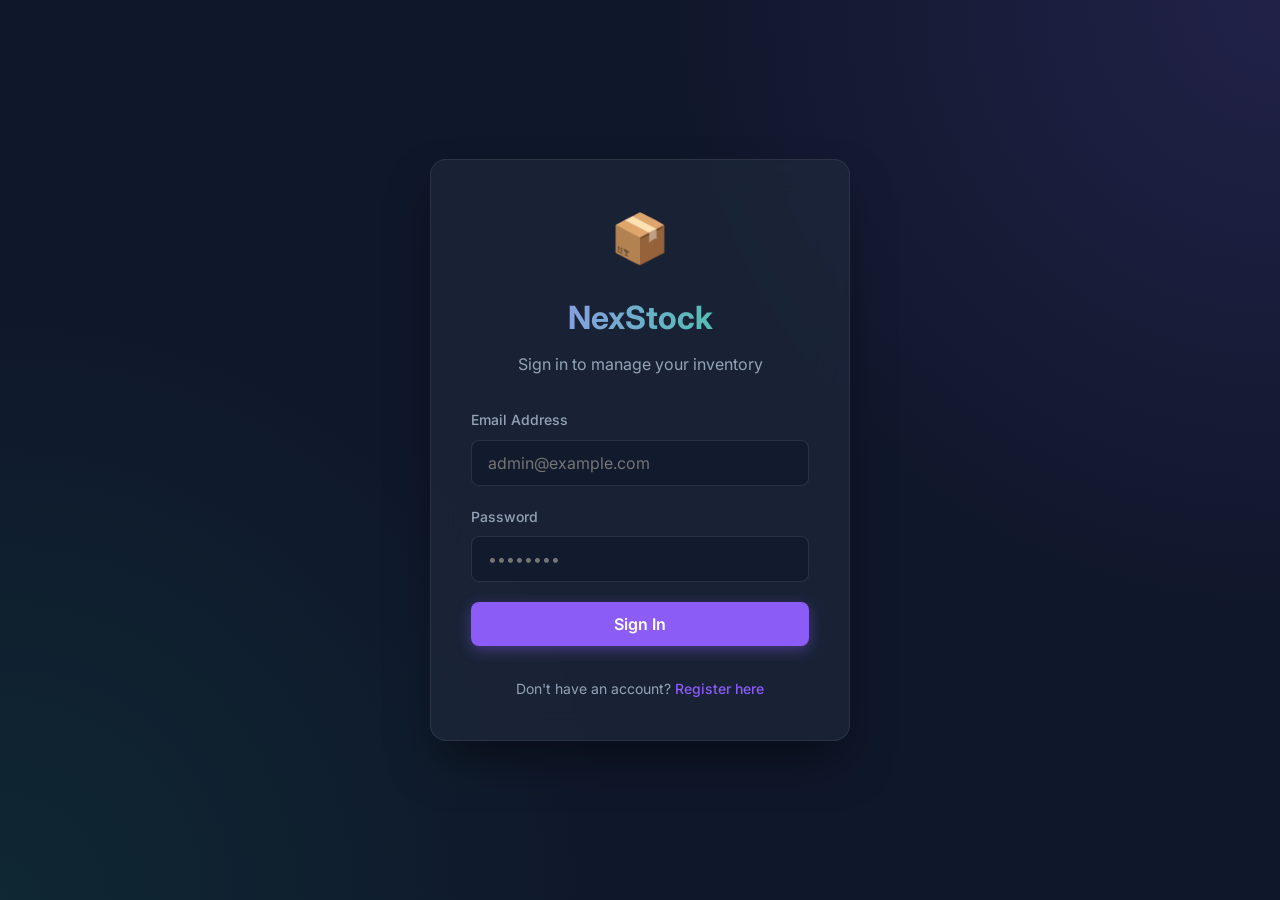
<file: index.html>
<!DOCTYPE html>
<html lang="en">
<head>
    <meta charset="UTF-8">
    <meta name="viewport" content="width=device-width, initial-scale=1.0">
    <title>NexStock - Inventory Management System</title>
    <meta name="description" content="A powerful, modern inventory management system for your growing business.">
    <link rel="stylesheet" href="css/style.css">
    <link rel="preconnect" href="https://fonts.googleapis.com">
    <link rel="preconnect" href="https://fonts.gstatic.com" crossorigin>
    <link href="https://fonts.googleapis.com/css2?family=Inter:wght@300;400;500;600;700&display=swap" rel="stylesheet">
</head>
<body class="bg-gradient flex-center min-h-screen">
    <div class="glass-card login-container fade-in">
        <div class="text-center mb-loose">
            <div class="logo-icon">📦</div>
            <h1 class="text-gradient">NexStock</h1>
            <p class="text-muted">Sign in to manage your inventory</p>
        </div>
        
        <form id="loginForm" class="form-group">
            <div class="input-container">
                <label for="email">Email Address</label>
                <input type="email" id="email" placeholder="admin@example.com" required>
            </div>
            
            <div class="input-container">
                <label for="password">Password</label>
                <input type="password" id="password" placeholder="••••••••" required>
            </div>
            
            <button type="submit" class="btn btn-primary btn-block">
                <span>Sign In</span>
            </button>
            <div id="loginError" class="error-msg hide mt-tight align-center">Invalid credentials.</div>
        </form>
        
        <div class="text-center mt-loose">
            <p class="text-small text-muted">Don't have an account? <a href="#" id="toggleRegister" class="text-link">Register here</a></p>
        </div>
    </div>

    <!-- Register Form (Hidden by Default) -->
    <div class="glass-card register-container fade-in hide">
        <div class="text-center mb-loose">
            <div class="logo-icon">✨</div>
            <h1 class="text-gradient">Create Account</h1>
            <p class="text-muted">Start managing your business efficiently</p>
        </div>
        
        <form id="registerForm" class="form-group">
            <div class="input-container">
                <label for="regName">Full Name</label>
                <input type="text" id="regName" placeholder="Type your name here" required>
            </div>

            <div class="input-container">
                <label for="regEmail">Email Address</label>
                <input type="email" id="regEmail" placeholder="admin@example.com" required>
            </div>
            
            <div class="input-container">
                <label for="regPassword">Password</label>
                <input type="password" id="regPassword" placeholder="••••••••" required>
            </div>
            
            <button type="submit" class="btn btn-primary btn-block">
                <span>Register</span>
            </button>
            <div id="regError" class="error-msg hide mt-tight align-center">Error registering.</div>
        </form>
        
        <div class="text-center mt-loose">
            <p class="text-small text-muted">Already have an account? <a href="#" id="toggleLogin" class="text-link">Sign in</a></p>
        </div>
    </div>

    <script src="js/api.js"></script>
    <script src="js/ui.js"></script>
    <script src="js/app.js"></script>
</body>
</html>
</file>
<file: css/style.css>
:root {
  /* Dynamic, sleek dark mode palette */
  --bg-color-1: #0f172a;
  --bg-color-2: #1e1b4b;
  --bg-gradient: linear-gradient(135deg, var(--bg-color-1) 0%, var(--bg-color-2) 100%);
  
  --surface-color: rgba(30, 41, 59, 0.7);
  --surface-border: rgba(255, 255, 255, 0.08);
  
  --primary-color: #8b5cf6;
  --primary-hover: #7c3aed;
  --secondary-color: #10b981;
  --danger-color: #ef4444;
  --danger-hover: #dc2626;
  --warning-color: #f59e0b;
  
  --text-main: #f8fafc;
  --text-muted: #94a3b8;
  
  --font-family: 'Inter', sans-serif;
  --radius-lg: 16px;
  --radius-md: 8px;
  --transition: all 0.3s cubic-bezier(0.4, 0, 0.2, 1);
}

* {
  margin: 0;
  padding: 0;
  box-sizing: border-box;
}

body {
  font-family: var(--font-family);
  background: var(--bg-color-1);
  background-image: radial-gradient(circle at top right, rgba(139, 92, 246, 0.15), transparent 40%),
                    radial-gradient(circle at bottom left, rgba(16, 185, 129, 0.1), transparent 40%);
  color: var(--text-main);
  line-height: 1.6;
  background-attachment: fixed;
  min-height: 100vh;
}

/* Utilities */
.min-h-screen { min-height: 100vh; }
.flex-center { display: flex; align-items: center; justify-content: center; padding: 20px; }
.text-center { text-align: center; }
.align-center { text-align: center; }
.mb-loose { margin-bottom: 2rem; }
.mt-loose { margin-top: 2rem; }
.mt-tight { margin-top: 0.5rem; }
.text-muted { color: var(--text-muted); }
.text-small { font-size: 0.875rem; }
.hide { display: none !important; }

/* Text Gradient */
.text-gradient {
  background: linear-gradient(to right, #a78bfa, #34d399);
  -webkit-background-clip: text;
  -webkit-text-fill-color: transparent;
  font-weight: 700;
  font-size: 2rem;
  margin-bottom: 0.5rem;
}

.logo-icon {
  font-size: 3rem;
  margin-bottom: 1rem;
  animation: float 3s ease-in-out infinite;
}

/* Glassmorphism Components */
.glass-card {
  background: var(--surface-color);
  backdrop-filter: blur(16px);
  -webkit-backdrop-filter: blur(16px);
  border: 1px solid var(--surface-border);
  border-radius: var(--radius-lg);
  padding: 2.5rem;
  width: 100%;
  max-width: 420px;
  box-shadow: 0 25px 50px -12px rgba(0, 0, 0, 0.5);
}

.glass-panel {
  background: rgba(30, 41, 59, 0.5);
  backdrop-filter: blur(10px);
  border: 1px solid var(--surface-border);
  border-radius: var(--radius-lg);
  padding: 1.5rem;
}

/* Forms */
.form-group {
  display: flex;
  flex-direction: column;
  gap: 1.25rem;
}

.input-container {
  display: flex;
  flex-direction: column;
  gap: 0.5rem;
}

.input-container label {
  font-size: 0.875rem;
  font-weight: 500;
  color: var(--text-muted);
}

input, select, textarea {
  width: 100%;
  padding: 0.75rem 1rem;
  background: rgba(15, 23, 42, 0.6);
  border: 1px solid rgba(255, 255, 255, 0.1);
  border-radius: var(--radius-md);
  color: var(--text-main);
  font-family: var(--font-family);
  font-size: 1rem;
  transition: var(--transition);
}

input:focus, select:focus, textarea:focus {
  outline: none;
  border-color: var(--primary-color);
  box-shadow: 0 0 0 3px rgba(139, 92, 246, 0.2);
}

/* Buttons */
.btn {
  display: inline-flex;
  align-items: center;
  justify-content: center;
  padding: 0.75rem 1.5rem;
  border-radius: var(--radius-md);
  font-weight: 600;
  font-size: 1rem;
  cursor: pointer;
  border: none;
  transition: var(--transition);
  font-family: var(--font-family);
}

.btn-block { width: 100%; }

.btn-primary {
  background: var(--primary-color);
  color: white;
  box-shadow: 0 4px 14px 0 rgba(139, 92, 246, 0.39);
}

.btn-primary:hover {
  background: var(--primary-hover);
  transform: translateY(-2px);
  box-shadow: 0 6px 20px rgba(139, 92, 246, 0.4);
}

.btn-danger {
  background: rgba(239, 68, 68, 0.2);
  color: var(--danger-color);
  border: 1px solid var(--danger-color);
}
.btn-danger:hover {
  background: var(--danger-color);
  color: white;
}

.text-link {
  color: var(--primary-color);
  text-decoration: none;
  font-weight: 500;
}
.text-link:hover { text-decoration: underline; }

/* Dashboard Layout */
.app-container {
  display: flex;
  min-height: 100vh;
}

.sidebar {
  width: 260px;
  background: rgba(15, 23, 42, 0.8);
  border-right: 1px solid var(--surface-border);
  padding: 2rem 1rem;
  display: flex;
  flex-direction: column;
}

.nav-links { list-style: none; margin-top: 2rem; display: flex; flex-direction: column; gap: 0.5rem; }
.nav-links li a {
  display: flex;
  align-items: center;
  padding: 0.75rem 1rem;
  color: var(--text-muted);
  text-decoration: none;
  border-radius: var(--radius-md);
  transition: var(--transition);
  font-weight: 500;
}
.nav-links li a:hover, .nav-links li a.active {
  background: rgba(139, 92, 246, 0.15);
  color: var(--primary-color);
}

.main-content {
  flex: 1;
  padding: 2rem 3rem;
  overflow-y: auto;
}

.top-header {
  display: flex;
  justify-content: space-between;
  align-items: center;
  margin-bottom: 2rem;
  padding-bottom: 1rem;
  border-bottom: 1px solid var(--surface-border);
}

/* Stats Grid */
.stats-grid {
  display: grid;
  grid-template-columns: repeat(auto-fit, minmax(240px, 1fr));
  gap: 1.5rem;
  margin-bottom: 2rem;
}

.stat-card {
  display: flex;
  flex-direction: column;
  gap: 0.5rem;
}
.stat-card .title { font-size: 0.875rem; color: var(--text-muted); text-transform: uppercase; letter-spacing: 0.05em;}
.stat-card .value { font-size: 2rem; font-weight: 700; color: var(--text-main); }

/* Tables */
.table-container {
  width: 100%;
  overflow-x: auto;
}
table {
  width: 100%;
  border-collapse: collapse;
  text-align: left;
}
th {
  padding: 1rem;
  background: rgba(15, 23, 42, 0.4);
  color: var(--text-muted);
  font-weight: 600;
  font-size: 0.875rem;
  text-transform: uppercase;
}
td {
  padding: 1rem;
  border-bottom: 1px solid var(--surface-border);
}
tbody tr:hover { background: rgba(255, 255, 255, 0.02); }

.badge {
  padding: 0.25rem 0.75rem;
  border-radius: 999px;
  font-size: 0.75rem;
  font-weight: 600;
}
.badge.low { background: rgba(239, 68, 68, 0.2); color: #fca5a5; }
.badge.ok { background: rgba(16, 185, 129, 0.2); color: #6ee7b7; }

/* Animations */
@keyframes float {
  0% { transform: translateY(0px); }
  50% { transform: translateY(-10px); }
  100% { transform: translateY(0px); }
}

.fade-in {
  animation: fadeIn 0.5s ease-out forwards;
}
@keyframes fadeIn {
  from { opacity: 0; transform: translateY(10px); }
  to { opacity: 1; transform: translateY(0); }
}

.error-msg {
  color: #fca5a5;
  font-size: 0.875rem;
  background: rgba(239, 68, 68, 0.1);
  padding: 0.5rem;
  border-radius: var(--radius-md);
}
</file>
